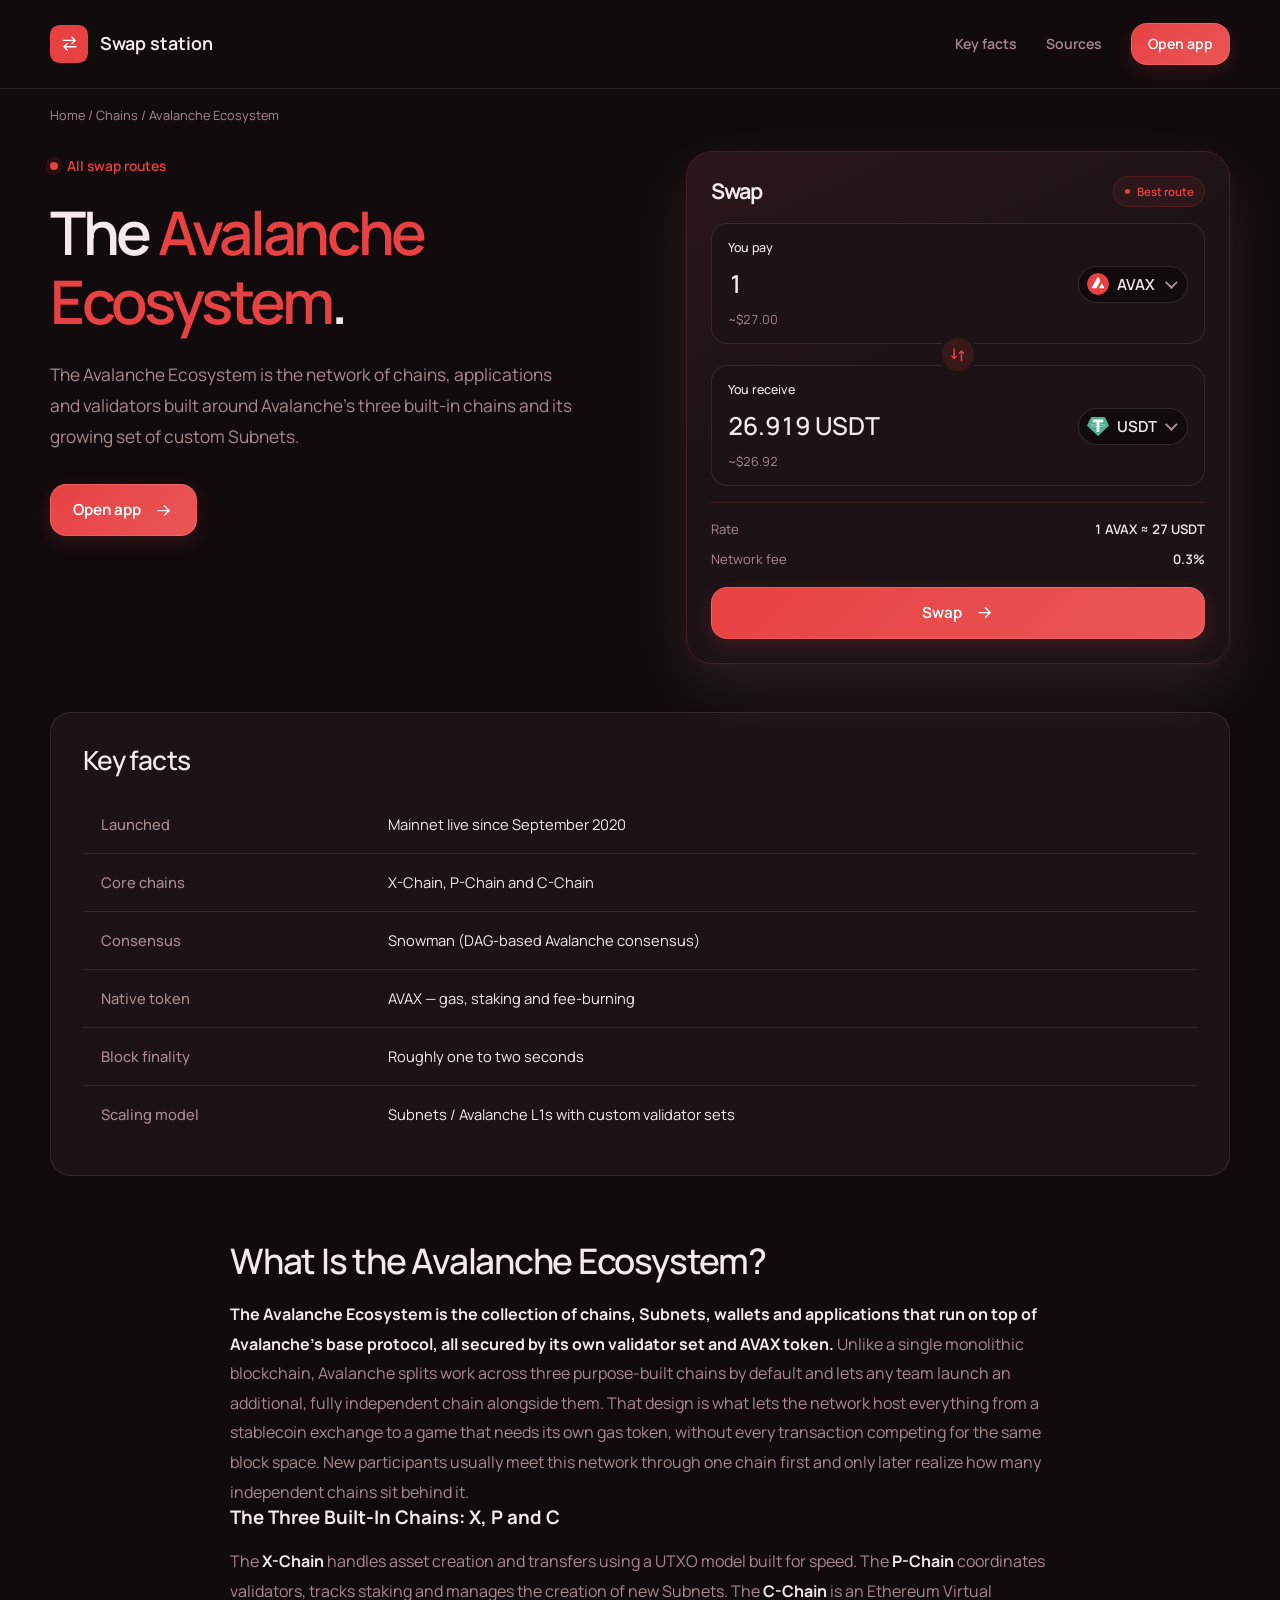
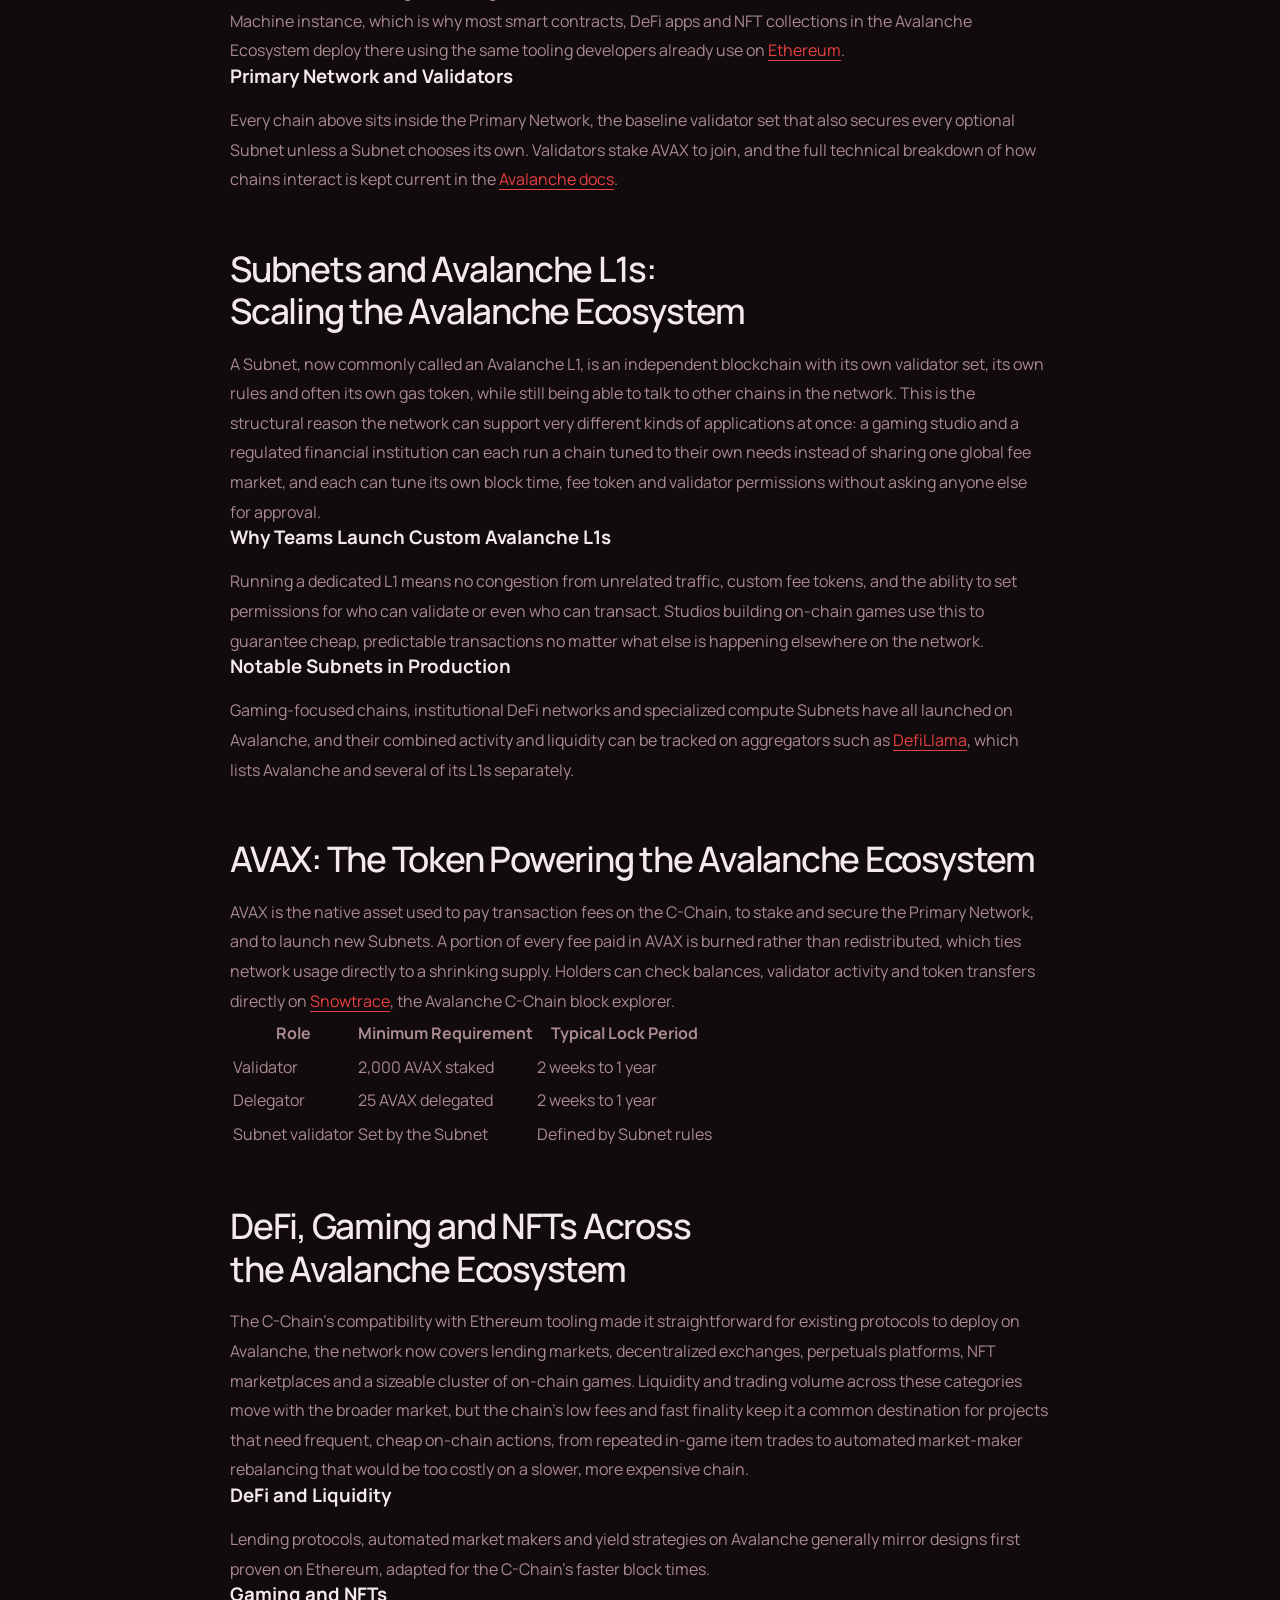
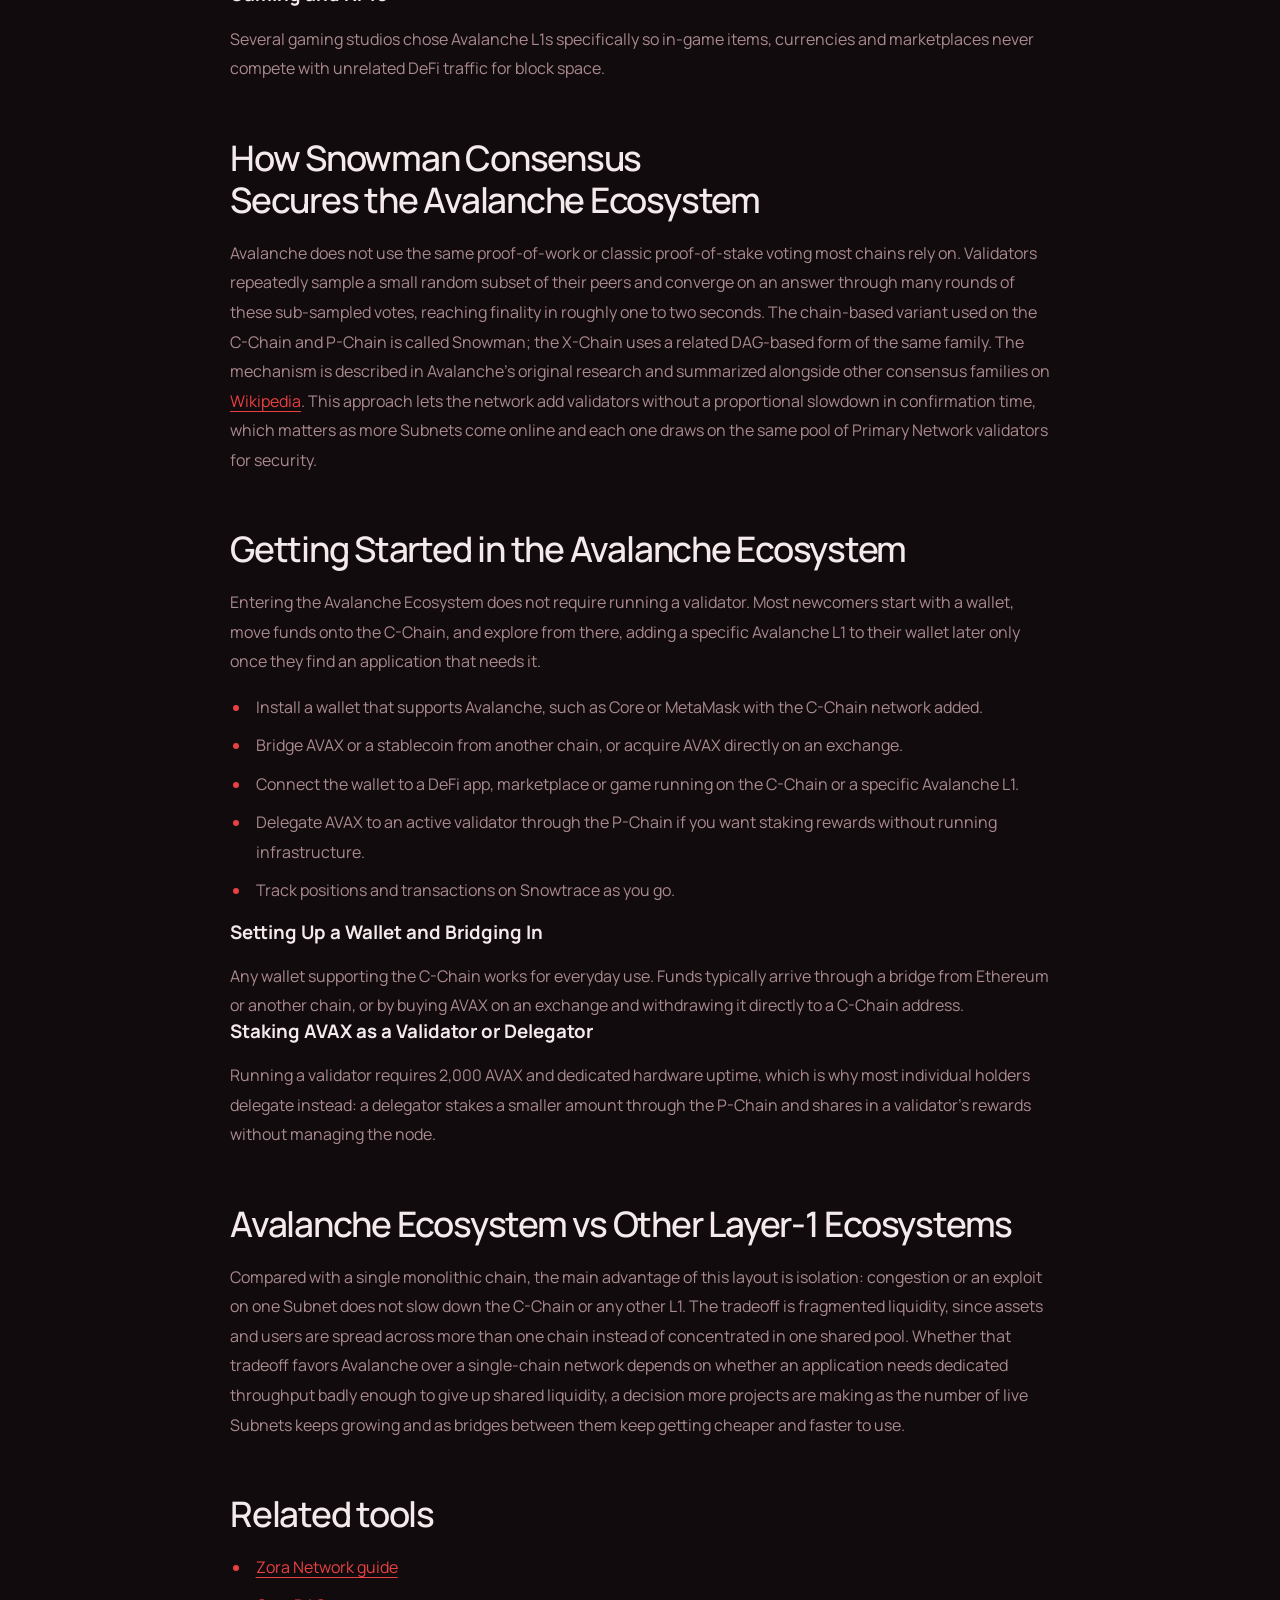
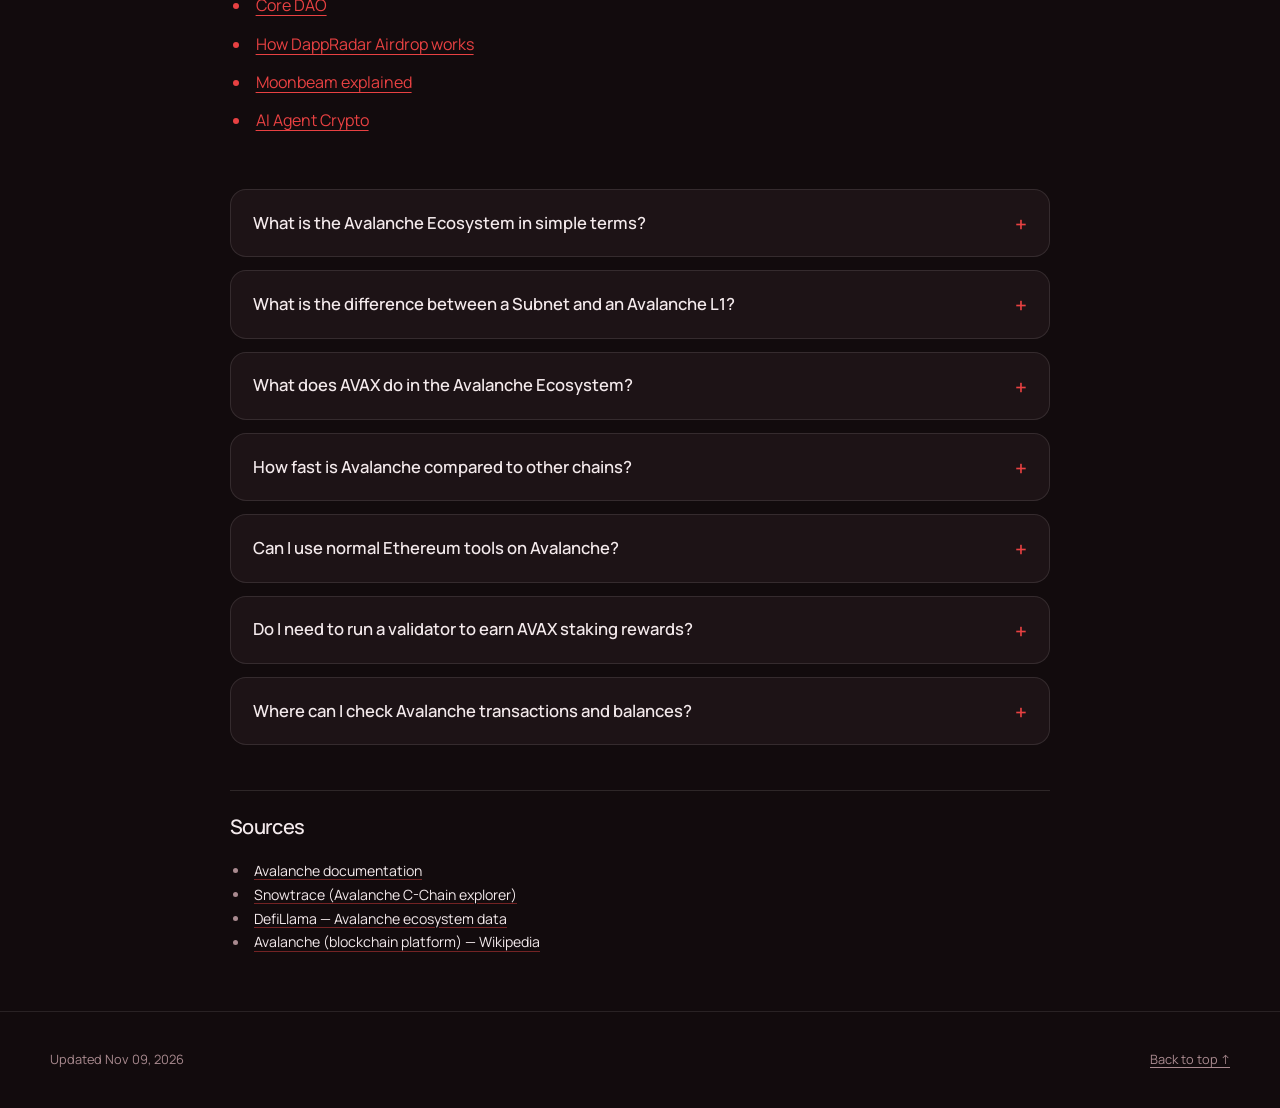
<file: index.html>
<!doctype html>
<html lang="en">
<head>
  <meta charset="utf-8">
  <meta name="viewport" content="width=device-width, initial-scale=1">
  <title>Avalanche Ecosystem — Chains, Subnets, AVAX & Projects Guide</title>
  <meta name="description" content="A guide to the Avalanche Ecosystem: the X-Chain, P-Chain and C-Chain, Subnets and Avalanche L1s, the AVAX token, Snowman consensus, and the major DeFi, gaming and NFT projects built on the network.">
  <link rel="canonical" href="https://avalanche-ecosystem.github.io/">
  <meta property="og:type" content="website">
  <meta property="og:title" content="Avalanche Ecosystem Explained">
  <meta property="og:description" content="A guide to the Avalanche Ecosystem: the X-Chain, P-Chain and C-Chain, Subnets and Avalanche L1s, the AVAX token, Snowman consensus, and the major DeFi, gaming and NFT projects built on the network.">
  <meta property="og:url" content="https://avalanche-ecosystem.github.io/">
  <meta property="og:image" content="https://avalanche-ecosystem.github.io/og.png">
  <meta name="twitter:card" content="summary_large_image">
  <meta name="twitter:title" content="Avalanche Ecosystem Explained">
  <meta name="twitter:description" content="A guide to the Avalanche Ecosystem: the X-Chain, P-Chain and C-Chain, Subnets and Avalanche L1s, the AVAX token, Snowman consensus, and the major DeFi, gaming and NFT projects built on the network.">
  <meta name="twitter:image" content="https://avalanche-ecosystem.github.io/og.png">
<link rel="preconnect" href="https://fonts.googleapis.com"><link rel="preconnect" href="https://fonts.gstatic.com" crossorigin><link rel="stylesheet" href="https://fonts.googleapis.com/css2?family=Manrope:wght@400;500;600;700&family=Manrope:wght@500;600;700&display=swap">
<script type="application/ld+json">{"@context": "https://schema.org", "@graph": [{"@type": "WebSite", "@id": "https://avalanche-ecosystem.github.io/#website", "url": "https://avalanche-ecosystem.github.io/", "name": "Avalanche Ecosystem — Chains, Subnets, AVAX & Projects Guide"}, {"@type": "WebPage", "@id": "https://avalanche-ecosystem.github.io/#webpage", "url": "https://avalanche-ecosystem.github.io/", "name": "Avalanche Ecosystem — Chains, Subnets, AVAX & Projects Guide", "isPartOf": {"@id": "https://avalanche-ecosystem.github.io/#website"}, "description": "A guide to the Avalanche Ecosystem: the X-Chain, P-Chain and C-Chain, Subnets and Avalanche L1s, the AVAX token, Snowman consensus, and the major DeFi, gaming and NFT projects built on the network.", "datePublished": "2026-11-09", "dateModified": "2026-11-09"}, {"@type": "SoftwareApplication", "name": "Avalanche Ecosystem", "applicationCategory": "FinanceApplication", "operatingSystem": "Web", "offers": {"@type": "Offer", "price": "0", "priceCurrency": "USD"}}, {"@type": "BreadcrumbList", "itemListElement": [{"@type": "ListItem", "position": 1, "name": "Home", "item": "https://avalanche-ecosystem.github.io/"}, {"@type": "ListItem", "position": 2, "name": "Chains"}, {"@type": "ListItem", "position": 3, "name": "Avalanche Ecosystem"}]}, {"@type": "FAQPage", "mainEntity": [{"@type": "Question", "name": "What is the Avalanche Ecosystem in simple terms?", "acceptedAnswer": {"@type": "Answer", "text": "It is the full set of chains, Subnets, validators and applications running on Avalanche, built around the X-Chain, P-Chain and C-Chain plus any independent Avalanche L1 a team has launched."}}, {"@type": "Question", "name": "What is the difference between a Subnet and an Avalanche L1?", "acceptedAnswer": {"@type": "Answer", "text": "They refer to the same underlying feature. 'Avalanche L1' is the newer name for a Subnet: an independent chain with its own validator set and rules that can still interoperate with the rest of the network."}}, {"@type": "Question", "name": "What does AVAX do in the Avalanche Ecosystem?", "acceptedAnswer": {"@type": "Answer", "text": "AVAX pays transaction fees on the C-Chain, is staked to secure the Primary Network, and is required to launch new Subnets. A portion of every fee is burned, linking usage to supply."}}, {"@type": "Question", "name": "How fast is Avalanche compared to other chains?", "acceptedAnswer": {"@type": "Answer", "text": "Avalanche typically finalizes transactions in roughly one to two seconds thanks to its Snowman consensus, which reaches agreement through repeated random sub-sampling rather than a single global vote."}}, {"@type": "Question", "name": "Can I use normal Ethereum tools on Avalanche?", "acceptedAnswer": {"@type": "Answer", "text": "Yes. The C-Chain is an Ethereum Virtual Machine instance, so wallets, contract languages and developer tooling built for Ethereum work on Avalanche with little to no modification."}}, {"@type": "Question", "name": "Do I need to run a validator to earn AVAX staking rewards?", "acceptedAnswer": {"@type": "Answer", "text": "No. Delegating AVAX to an existing validator through the P-Chain earns a share of staking rewards without the hardware or uptime requirements of running a validator node."}}, {"@type": "Question", "name": "Where can I check Avalanche transactions and balances?", "acceptedAnswer": {"@type": "Answer", "text": "Snowtrace is the standard C-Chain block explorer for checking balances, contract activity and transaction history on Avalanche."}}]}]}</script>
  <style>
    :root{--bg:#120B0D;--surface:#1D1316;--text:#F4EAEC;--muted:#A98A8F;--accent:#E84142;--accent-ink:#FFFFFF;--radius:16px;--display:"Manrope";--body:"Manrope"}
    * { box-sizing: border-box; }
    html { scroll-behavior: smooth; scroll-padding-top: 2rem; }
    body { margin: 0; background: var(--bg); color: var(--text); font: 400 1rem/1.7 var(--body); -webkit-font-smoothing: antialiased; }
    a { color: var(--accent); text-underline-offset: .22em; }
    a:hover { text-decoration-thickness: .12em; }
    :focus-visible { outline: 3px solid var(--accent); outline-offset: 5px; }
    ::selection { background: var(--accent); color: var(--accent-ink); }
    h1, h2, h3, h4, h5, h6 { font-family: var(--display); line-height: 1.15; text-wrap: balance; }
    p, h1, h2, h3 { margin-top: 0; }
    img, svg { max-width: 100%; vertical-align: middle; }
    .caa2b27 { width: min(1180px, calc(100% - 3rem)); margin-inline: auto; }
    .cd79594 { position: absolute; z-index: 5; top: .5rem; left: 1rem; padding: .7rem 1rem; background: var(--surface); transform: translateY(-180%); border-radius: var(--radius); }
    .cd79594:focus { transform: translateY(0); }
    .ca37a30 { border-bottom: 1px solid color-mix(in srgb,var(--text) 10%,transparent); }
    .c6aa637 { min-height: 88px; display: flex; align-items: center; justify-content: space-between; gap: 1.5rem; }
    .c21acb1 { display: inline-flex; align-items: center; gap: .7rem; color: var(--text); font: 650 1.12rem/1.2 var(--display); text-decoration: none; }
    .c94c1e5 { display: grid; place-items: center; width: 2.4rem; height: 2.4rem; border-radius: calc(var(--radius) * .6); background: var(--accent); color: var(--accent-ink); }
    .ccd52a6 { width: 1.2rem; height: 1.2rem; fill: none; stroke: var(--accent-ink); stroke-width: 1.7; stroke-linecap: round; stroke-linejoin: round; flex: 0 0 auto; }
    .c48f6cd { display: flex; align-items: center; gap: 1.8rem; }
    .c48f6cd > a { font-size: .88rem; font-weight: 600; text-decoration: none; }
    .c48f6cd > a:not(.cdf3706) { color: var(--muted); }
    .cdf3706 { display: inline-flex; align-items: center; justify-content: center; gap: .8rem; min-height: 52px; padding: .85rem 1.4rem; border: 1px solid color-mix(in srgb,var(--accent-ink) 12%,transparent); border-radius: var(--radius); background: linear-gradient(135deg,var(--accent),color-mix(in srgb,var(--accent) 88%,var(--text))); color: var(--accent-ink); font: 650 .95rem/1.3 var(--body); text-decoration: none; box-shadow: 0 6px 18px color-mix(in srgb,var(--accent) 17%,transparent); transition: transform .18s ease, box-shadow .18s ease; }
    .cdf3706:hover { transform: translateY(-2px); box-shadow: 0 9px 24px color-mix(in srgb,var(--accent) 25%,transparent); }
    .c6aa637 .cdf3706 { min-height: 42px; padding: .65rem 1rem; }
    .c0d7ffb { padding-block: 1rem 0; color: var(--muted); font-size: .8rem; overflow-wrap: anywhere; }
    .c9855a1 { color: var(--muted); }
    .c9855a1 a, a.c9855a1 { color: var(--muted); text-decoration: none; }
    .c9855a1 a:hover, a.c9855a1:hover { color: var(--accent); text-decoration: underline; }
    .c9855a1 ol, .c9855a1 ul { display: flex; flex-wrap: wrap; gap: .5rem 1rem; padding: 0; margin: 0; list-style: none; }
    .ccae28e { display: grid; grid-template-columns: minmax(0,1.05fr) minmax(0,1fr); gap: clamp(2rem,5vw,4.5rem); align-items: start; padding-block: 1.5rem 3rem; }
    .ccfe467 { display: inline-flex; align-items: center; gap: .55rem; margin-bottom: 1.3rem; color: var(--accent); font-size: .86rem; font-weight: 600; }
    .ccfe467::before { content: ""; width: .5rem; height: .5rem; border-radius: 50%; background: var(--accent); box-shadow: 0 0 0 5px color-mix(in srgb,var(--accent) 9%,transparent); }
    h1 { margin-bottom: 1.4rem; font-size: clamp(2.5rem,4.7vw,4.35rem); font-weight: 600; letter-spacing: -.055em; overflow-wrap: anywhere; }
    h1 em { color: var(--accent); font-style: normal; }
    .c9255be { max-width: 48ch; margin-bottom: 2rem; color: var(--muted); font-size: 1.08rem; line-height: 1.8; }
    .c95c1df { position: relative; min-width: 0; padding: clamp(1.1rem,2.4vw,1.5rem); border: 1px solid color-mix(in srgb,var(--accent) 20%,var(--surface)); border-radius: calc(var(--radius) * 1.6); background: linear-gradient(155deg,color-mix(in srgb,var(--accent) 7%,var(--surface)),var(--surface) 40%); box-shadow: 0 24px 64px color-mix(in srgb,var(--text) 9%,transparent),0 4px 12px color-mix(in srgb,var(--accent) 6%,transparent); }
    .c04593f { display: flex; flex-wrap: wrap; align-items: center; justify-content: space-between; gap: .7rem; margin-bottom: 1rem; }
    .c04593f h2 { margin: 0; font-size: 1.35rem; letter-spacing: -.035em; }
    .cf81edf { display: inline-flex; align-items: center; gap: .4rem; padding: .3rem .65rem; border: 1px solid color-mix(in srgb,var(--accent) 16%,transparent); border-radius: 999px; background: color-mix(in srgb,var(--accent) 8%,var(--surface)); color: var(--accent); font-size: .72rem; font-weight: 600; }
    .cf81edf::before { content: ""; width: .35rem; height: .35rem; border-radius: 50%; background: var(--accent); }
    .route { display: grid; grid-template-columns: minmax(0,1fr) auto minmax(0,1fr); align-items: center; gap: .8rem; padding: .8rem; margin-bottom: 1rem; border: 1px solid color-mix(in srgb,var(--text) 9%,transparent); border-radius: var(--radius); background: var(--surface); }
    .endpoint { min-width: 0; display: flex; flex-direction: column; align-items: flex-start; gap: .45rem; }
    .endpoint:last-child { align-items: flex-end; }
    .endpoint-label, .c3ee73c { color: var(--muted); font-size: .78rem; font-weight: 500; }
    .logo { display: flex; align-items: center; min-height: 36px; max-width: 100%; overflow-wrap: anywhere; font: 600 1rem/1.3 var(--display); }
    .logo img, .logo svg { max-height: 36px; width: auto; max-width: 100%; object-fit: contain; }
    .route-arrow { display: grid; place-items: center; width: 2.25rem; height: 2.25rem; border-radius: 50%; background: color-mix(in srgb,var(--accent) 9%,var(--surface)); }
    .route-arrow .ccd52a6 { stroke: var(--accent); }
    .c3ee73c { display: block; margin-bottom: .5rem; color: var(--text); }
    .amount-field { display: flex; align-items: center; gap: .75rem; padding: .8rem 1rem; border: 1px solid color-mix(in srgb,var(--text) 18%,transparent); border-radius: var(--radius); background: var(--bg); transition: border-color .18s ease; }
    .amount-field:focus-within { border-color: var(--accent); box-shadow: 0 0 0 3px color-mix(in srgb,var(--accent) 12%,transparent); }
    .amount-field input { width: 100%; min-width: 0; padding: .2rem 0; border: 0; background: var(--bg); color: var(--text); font: 550 1.6rem/1.2 var(--display); font-variant-numeric: tabular-nums; }
    .amount-field input:focus { outline: 0; }
    .unit { color: var(--muted); font-size: .8rem; }
    .c7b04cd { margin: .45rem 0 .85rem; color: var(--muted); font-size: .74rem; }
    .field-error { margin: .5rem 0; color: var(--text); font-size: .8rem; font-weight: 600; }
    [hidden] { display: none !important; }
    .estimate { padding: 1rem; border-radius: var(--radius); background: linear-gradient(120deg,color-mix(in srgb,var(--accent) 12%,var(--surface)),color-mix(in srgb,var(--accent) 4%,var(--surface))); }
    .estimate-label { margin-bottom: .25rem; color: var(--muted); font-size: .8rem; }
    .estimate-value { display: block; color: var(--text); font: 600 clamp(1.7rem,3vw,2.5rem)/1.3 var(--display); letter-spacing: -.04em; font-variant-numeric: tabular-nums; overflow-wrap: anywhere; }
    .estimate-value small { color: var(--muted); font: 400 .8rem/1.4 var(--body); letter-spacing: 0; }
    .estimate dl { display: grid; gap: .5rem; margin: .8rem 0 0; padding-top: .8rem; border-top: 1px solid color-mix(in srgb,var(--accent) 15%,transparent); font-size: .8rem; }
    .estimate dl div { display: flex; flex-wrap: wrap; justify-content: space-between; gap: .25rem 1rem; }
    .estimate dt { color: var(--muted); }
    .estimate dd { margin: 0; font-weight: 600; font-variant-numeric: tabular-nums; }
    .method { margin-block: .7rem; color: var(--muted); font-size: .75rem; }
    .method summary { width: fit-content; color: var(--text); cursor: pointer; }
    .method p { margin: .65rem 0 0; }
    .c95c1df > .cdf3706 { width: 100%; }
    .c3fd5cf { padding: .8rem 1rem; border: 1px solid color-mix(in srgb,var(--text) 10%,transparent); border-radius: var(--radius); background: var(--surface); }
    .c2917c2 { margin-bottom: .45rem; }
    .ce2d30e { display: flex; align-items: center; gap: .75rem; }
    .cb42997 { flex: 1; min-width: 0; padding: 0; border: 0; background: transparent; color: var(--text); font: 550 1.55rem/1.2 var(--display); font-variant-numeric: tabular-nums; overflow-wrap: anywhere; }
    .cb42997:focus { outline: 0; }
    .c2e32e1 { position: relative; display: inline-flex; align-items: center; gap: .5rem; flex: none; padding: .4rem 1.5rem .4rem .5rem; border: 1px solid color-mix(in srgb,var(--text) 13%,transparent); border-radius: 999px; background: var(--bg); }
    .cf76ab6 { width: 22px; height: 22px; border-radius: 50%; object-fit: contain; flex: none; }
    .c35a388 { border: 0; background: transparent; color: var(--text); font: 600 .95rem/1 var(--body); cursor: pointer; appearance: none; -webkit-appearance: none; }
    .c35a388:focus { outline: 0; }
    .c2e32e1::after { content: ""; position: absolute; right: .7rem; width: .42rem; height: .42rem; border-right: 2px solid var(--muted); border-bottom: 2px solid var(--muted); transform: translateY(-2px) rotate(45deg); pointer-events: none; }
    .c8e7c63 { margin-top: .4rem; color: var(--muted); font-size: .78rem; font-variant-numeric: tabular-nums; }
    .cc9c95f { position: relative; z-index: 1; display: grid; place-items: center; width: 2.4rem; height: 2.4rem; margin: -.55rem auto; padding: 0; border: 3px solid var(--surface); border-radius: 50%; background: color-mix(in srgb,var(--accent) 13%,var(--surface)); color: var(--accent); cursor: pointer; transition: transform .2s ease, background .2s ease; }
    .cc9c95f svg { width: 1.1rem; height: 1.1rem; fill: none; stroke: currentColor; stroke-width: 2; stroke-linecap: round; stroke-linejoin: round; }
    .cc9c95f:hover { transform: rotate(180deg); background: color-mix(in srgb,var(--accent) 20%,var(--surface)); }
    .c7afc12 { display: grid; gap: .5rem; margin: 1rem 0 0; padding-top: .9rem; border-top: 1px solid color-mix(in srgb,var(--accent) 15%,transparent); font-size: .82rem; }
    .c7afc12 div { display: flex; flex-wrap: wrap; justify-content: space-between; gap: .2rem 1rem; }
    .c7afc12 dt { color: var(--muted); }
    .c7afc12 dd { margin: 0; font-weight: 600; font-variant-numeric: tabular-nums; }
    .ca855b0 > .cdf3706 { width: 100%; margin-top: 1.05rem; }
    .cf8174a { padding: 2rem; border: 1px solid color-mix(in srgb,var(--text) 10%,transparent); border-radius: calc(var(--radius) * 1.3); background: var(--surface); }
    .c1b87a2 { margin-bottom: 1.3rem; font-size: 1.65rem; font-weight: 550; letter-spacing: -.035em; }
    .c2fedd9 { max-width: 100%; overflow-x: auto; }
    .cf9f2a6 { width: 100%; border-collapse: collapse; text-align: left; font-size: .92rem; }
    .cf9f2a6 caption { padding-bottom: 1rem; text-align: left; color: var(--muted); }
    .cf9f2a6 th, .cf9f2a6 td { padding: 1rem 1.1rem; border-bottom: 1px solid color-mix(in srgb,var(--text) 9%,transparent); vertical-align: top; overflow-wrap: anywhere; }
    .cf9f2a6 th { color: var(--muted); font-weight: 500; }
    .cf9f2a6 thead { background: color-mix(in srgb,var(--accent) 5%,var(--surface)); }
    .cf9f2a6 tbody tr:last-child > * { border-bottom: 0; }
    .c41371e { max-width: 820px; padding-block: 4rem 2rem; }
    .c6ebb18 { margin-bottom: 3.3rem; }
    .cb12d35 { margin: 0 0 1.1rem; font: 550 clamp(1.6rem,3vw,2.2rem)/1.2 var(--display); letter-spacing: -.035em; }
    .c371013 { color: var(--muted); line-height: 1.85; overflow-wrap: anywhere; }
    .c371013 p { margin-bottom: 1.2rem; }
    .c371013 strong, .c371013 h3, .c371013 h4 { color: var(--text); }
    .c371013 ul, .c371013 ol { padding-left: 1.3rem; }
    .c371013 li { padding-left: .3rem; margin-block: .55rem; }
    .c371013 li::marker { color: var(--accent); }
    .c371013 blockquote { margin: 1.5rem 0; padding: 1rem 1.4rem; border-left: 3px solid var(--accent); border-radius: 0 var(--radius) var(--radius) 0; background: var(--surface); color: var(--text); }
    .c371013 img { height: auto; border-radius: var(--radius); }
    .c371013 pre { overflow-x: auto; padding: 1rem; border-radius: var(--radius); background: var(--surface); }
    .c371013 code, .c371013 pre { font-family: var(--body); }
    .c98e1a6 { margin-block: .8rem; border: 1px solid color-mix(in srgb,var(--text) 11%,transparent); border-radius: var(--radius); background: var(--surface); overflow: hidden; }
    .c730b55 { position: relative; padding: 1.3rem 3.5rem 1.3rem 1.4rem; list-style: none; cursor: pointer; color: var(--text); font: 550 1.04rem/1.5 var(--display); }
    .c730b55::-webkit-details-marker { display: none; }
    .c730b55::after { content: "+"; position: absolute; right: 1.4rem; top: 1.2rem; color: var(--accent); font-size: 1.3rem; }
    details[open] > .c730b55::after { content: "−"; }
    .c98e1a6[open] { border-color: color-mix(in srgb,var(--accent) 35%,var(--surface)); }
    .c730b55:focus-visible { outline-offset: -5px; }
    .c59cecd { padding: 0 1.4rem 1.4rem; color: var(--muted); overflow-wrap: anywhere; }
    .c59cecd > :last-child { margin-bottom: 0; }
    .c8538e0 { max-width: 820px; padding-block: 1.5rem 3.5rem; border-top: 1px solid color-mix(in srgb,var(--text) 12%,transparent); }
    .c8538e0 .c1b87a2 { font-size: 1.25rem; }
    .ca0884f { margin: 0; padding-left: 1.25rem; color: var(--muted); font-size: .88rem; }
    .cb8106c { padding-block: .4rem; padding-left: .25rem; overflow-wrap: anywhere; }
    .cb8106c a, a.cb8106c { color: var(--text); text-decoration-color: color-mix(in srgb,var(--accent) 45%,transparent); }
    .cb8106c a:hover, a.cb8106c:hover { color: var(--accent); }
    .ce96f67 { border-top: 1px solid color-mix(in srgb,var(--text) 10%,transparent); }
    .c9b0d54 { display: flex; align-items: center; justify-content: space-between; flex-wrap: wrap; gap: 1rem; min-height: 96px; padding-block: 1.5rem; color: var(--muted); font-size: .8rem; }
    .c9b0d54 p { margin: 0; }
    .c9b0d54 a { color: var(--muted); }
    @media (max-width: 850px) { .ccae28e { grid-template-columns: minmax(0,1fr); gap: 2.5rem; padding-block: 2.5rem 3.5rem; } .c81383e { max-width: 650px; } .c95c1df { width: 100%; max-width: 600px; justify-self: center; } h1 { font-size: clamp(2.5rem,7vw,4rem); } .c9255be { max-width: 60ch; } }
    @media (max-width: 540px) { .caa2b27 { width: calc(100% - 2rem); } .c6aa637 { min-height: 76px; gap: .7rem; } .c21acb1 { font-size: .95rem; gap: .45rem; } .c94c1e5 { width: 2rem; height: 2rem; } .c48f6cd { gap: .6rem; } .c48f6cd > a:not(.cdf3706) { display: none; } .c6aa637 .cdf3706 { padding-inline: .85rem; font-size: .8rem; } .cf8174a { padding: 1.25rem; } .cf9f2a6 th, .cf9f2a6 td { padding: .8rem .55rem; } .c81383e > .cdf3706 { width: 100%; } .c41371e { padding-top: 2.8rem; } .c9b0d54 { align-items: flex-start; flex-direction: column; } }
    @media (prefers-reduced-motion: reduce) { html { scroll-behavior: auto; } .cdf3706, .amount-field { transition: none; } .cdf3706:hover { transform: none; } }
  </style>
</head>
<body>
  <a class="cd79594" href="#content">Skip to content</a>
  <header class="ca37a30">
    <nav class="c6aa637 caa2b27" aria-label="Primary navigation">
      <a class="c21acb1" href="#top" aria-label="Swap station, top of page">
        <span class="c94c1e5" aria-hidden="true"><svg class="ccd52a6" viewBox="0 0 24 24"><path d="M4 8h15m-4-4 4 4-4 4M20 16H5m4-4-4 4 4 4"/></svg></span>
        Swap station
      </a>
      <div class="c48f6cd">
        <a href="#facts">Key facts</a>
        <a href="#sources">Sources</a>
        <a class="cdf3706" href="dashboard/">Open app</a>
      </div>
    </nav>
  </header>
  <div class="caa2b27" id="top">
    <div class="c0d7ffb"><nav class="c9855a1" aria-label="Breadcrumb"><a href="dashboard/">Home</a> <span>/</span> <span>Chains</span> <span>/</span> <span>Avalanche Ecosystem</span></nav></div>
    <section class="ccae28e" aria-labelledby="hero-title">
      <div class="c81383e">
        <p class="ccfe467">All swap routes</p>
        <h1 id="hero-title">The <em>Avalanche Ecosystem</em>.</h1>
        <p class="c9255be">The Avalanche Ecosystem is the network of chains, applications and validators built around Avalanche's three built-in chains and its growing set of custom Subnets.</p>
        <a class="cdf3706" href="dashboard/">Open app <svg class="ccd52a6" viewBox="0 0 24 24" aria-hidden="true"><path d="M5 12h14m-6-6 6 6-6 6"/></svg></a>
      </div>
      <aside class="c95c1df ca855b0" data-from="AVAX" aria-labelledby="widget-title">
        <div class="c04593f">
          <h2 id="widget-title">Swap</h2>
          <span class="cf81edf">Best route</span>
        </div>
        <div class="c3fd5cf">
          <div class="c2917c2"><span class="c3ee73c">You pay</span></div>
          <div class="ce2d30e">
            <input id="pay-amount" class="cb42997" type="number" inputmode="decimal" min="0" max="1000000000" step="any" value="1" aria-label="Amount you pay">
            <span class="c2e32e1">
              <img class="cf76ab6" id="pay-ico" width="22" height="22" alt="" src="assets/tokens/eth.svg">
              <select id="pay-token" class="c35a388" aria-label="Token you pay"></select>
            </span>
          </div>
          <div class="c8e7c63" id="pay-usd">—</div>
        </div>
        <button type="button" class="cc9c95f" id="swap-switch" aria-label="Switch the two tokens">
          <svg viewBox="0 0 24 24" aria-hidden="true"><path d="M7 4v13m0 0-3-3m3 3 3-3M17 20V7m0 0-3 3m3-3 3 3"/></svg>
        </button>
        <div class="c3fd5cf">
          <div class="c2917c2"><span class="c3ee73c">You receive</span></div>
          <div class="ce2d30e">
            <output id="get-amount" class="cb42997" for="pay-amount">—</output>
            <span class="c2e32e1">
              <img class="cf76ab6" id="get-ico" width="22" height="22" alt="" src="assets/tokens/usdt.svg">
              <select id="get-token" class="c35a388" aria-label="Token you receive"></select>
            </span>
          </div>
          <div class="c8e7c63" id="get-usd">—</div>
        </div>
        <dl class="c7afc12">
          <div><dt>Rate</dt><dd id="swap-rate">—</dd></div>
          <div><dt>Network fee</dt><dd id="swap-fee">0.3%</dd></div>
        </dl>
        <noscript><p class="c7b04cd">Enable JavaScript to estimate the swap.</p></noscript>
        <a class="cdf3706" href="dashboard/">Swap <svg class="ccd52a6" viewBox="0 0 24 24" aria-hidden="true"><path d="M5 12h14m-6-6 6 6-6 6"/></svg></a>
      </aside>
    </section>
    <section class="cf8174a" id="facts" aria-labelledby="facts-title">
      <h2 class="c1b87a2" id="facts-title">Key facts</h2>
      <div class="c2fedd9"><table class="cf9f2a6"><tbody><tr><th scope="row">Launched</th><td>Mainnet live since September 2020</td></tr>
<tr><th scope="row">Core chains</th><td>X-Chain, P-Chain and C-Chain</td></tr>
<tr><th scope="row">Consensus</th><td>Snowman (DAG-based Avalanche consensus)</td></tr>
<tr><th scope="row">Native token</th><td>AVAX — gas, staking and fee-burning</td></tr>
<tr><th scope="row">Block finality</th><td>Roughly one to two seconds</td></tr>
<tr><th scope="row">Scaling model</th><td>Subnets / Avalanche L1s with custom validator sets</td></tr></tbody></table></div>
    </section>
  </div>
  <main class="c41371e caa2b27" id="content">
    <section class="c6ebb18"><h2 class="cb12d35">What Is the Avalanche Ecosystem?</h2><div class="c371013"><strong>The Avalanche Ecosystem is the collection of chains, Subnets, wallets and applications that run on top of Avalanche's base protocol, all secured by its own validator set and AVAX token.</strong> Unlike a single monolithic blockchain, Avalanche splits work across three purpose-built chains by default and lets any team launch an additional, fully independent chain alongside them. That design is what lets the network host everything from a stablecoin exchange to a game that needs its own gas token, without every transaction competing for the same block space. New participants usually meet this network through one chain first and only later realize how many independent chains sit behind it.<h3>The Three Built-In Chains: X, P and C</h3>The <strong>X-Chain</strong> handles asset creation and transfers using a UTXO model built for speed. The <strong>P-Chain</strong> coordinates validators, tracks staking and manages the creation of new Subnets. The <strong>C-Chain</strong> is an Ethereum Virtual Machine instance, which is why most smart contracts, DeFi apps and NFT collections in the Avalanche Ecosystem deploy there using the same tooling developers already use on <a href="https://ethereum.org/" rel="nofollow noopener" target="_blank">Ethereum</a>.<h3>Primary Network and Validators</h3>Every chain above sits inside the Primary Network, the baseline validator set that also secures every optional Subnet unless a Subnet chooses its own. Validators stake AVAX to join, and the full technical breakdown of how chains interact is kept current in the <a href="https://docs.avax.network/" rel="nofollow noopener" target="_blank">Avalanche docs</a>.</div></section>
<section class="c6ebb18"><h2 class="cb12d35">Subnets and Avalanche L1s: Scaling the Avalanche Ecosystem</h2><div class="c371013">A Subnet, now commonly called an Avalanche L1, is an independent blockchain with its own validator set, its own rules and often its own gas token, while still being able to talk to other chains in the network. This is the structural reason the network can support very different kinds of applications at once: a gaming studio and a regulated financial institution can each run a chain tuned to their own needs instead of sharing one global fee market, and each can tune its own block time, fee token and validator permissions without asking anyone else for approval.<h3>Why Teams Launch Custom Avalanche L1s</h3>Running a dedicated L1 means no congestion from unrelated traffic, custom fee tokens, and the ability to set permissions for who can validate or even who can transact. Studios building on-chain games use this to guarantee cheap, predictable transactions no matter what else is happening elsewhere on the network.<h3>Notable Subnets in Production</h3>Gaming-focused chains, institutional DeFi networks and specialized compute Subnets have all launched on Avalanche, and their combined activity and liquidity can be tracked on aggregators such as <a href="https://defillama.com/" rel="nofollow noopener" target="_blank">DefiLlama</a>, which lists Avalanche and several of its L1s separately.</div></section>
<section class="c6ebb18"><h2 class="cb12d35">AVAX: The Token Powering the Avalanche Ecosystem</h2><div class="c371013">AVAX is the native asset used to pay transaction fees on the C-Chain, to stake and secure the Primary Network, and to launch new Subnets. A portion of every fee paid in AVAX is burned rather than redistributed, which ties network usage directly to a shrinking supply. Holders can check balances, validator activity and token transfers directly on <a href="https://snowtrace.io/" rel="nofollow noopener" target="_blank">Snowtrace</a>, the Avalanche C-Chain block explorer.<table><thead><tr><th>Role</th><th>Minimum Requirement</th><th>Typical Lock Period</th></tr></thead><tbody><tr><td>Validator</td><td>2,000 AVAX staked</td><td>2 weeks to 1 year</td></tr><tr><td>Delegator</td><td>25 AVAX delegated</td><td>2 weeks to 1 year</td></tr><tr><td>Subnet validator</td><td>Set by the Subnet</td><td>Defined by Subnet rules</td></tr></tbody></table></div></section>
<section class="c6ebb18"><h2 class="cb12d35">DeFi, Gaming and NFTs Across the Avalanche Ecosystem</h2><div class="c371013">The C-Chain's compatibility with Ethereum tooling made it straightforward for existing protocols to deploy on Avalanche, the network now covers lending markets, decentralized exchanges, perpetuals platforms, NFT marketplaces and a sizeable cluster of on-chain games. Liquidity and trading volume across these categories move with the broader market, but the chain's low fees and fast finality keep it a common destination for projects that need frequent, cheap on-chain actions, from repeated in-game item trades to automated market-maker rebalancing that would be too costly on a slower, more expensive chain.<h3>DeFi and Liquidity</h3>Lending protocols, automated market makers and yield strategies on Avalanche generally mirror designs first proven on Ethereum, adapted for the C-Chain's faster block times.<h3>Gaming and NFTs</h3>Several gaming studios chose Avalanche L1s specifically so in-game items, currencies and marketplaces never compete with unrelated DeFi traffic for block space.</div></section>
<section class="c6ebb18"><h2 class="cb12d35">How Snowman Consensus Secures the Avalanche Ecosystem</h2><div class="c371013">Avalanche does not use the same proof-of-work or classic proof-of-stake voting most chains rely on. Validators repeatedly sample a small random subset of their peers and converge on an answer through many rounds of these sub-sampled votes, reaching finality in roughly one to two seconds. The chain-based variant used on the C-Chain and P-Chain is called Snowman; the X-Chain uses a related DAG-based form of the same family. The mechanism is described in Avalanche's original research and summarized alongside other consensus families on <a href="https://en.wikipedia.org/wiki/Avalanche_(blockchain_platform)" rel="nofollow noopener" target="_blank">Wikipedia</a>. This approach lets the network add validators without a proportional slowdown in confirmation time, which matters as more Subnets come online and each one draws on the same pool of Primary Network validators for security.</div></section>
<section class="c6ebb18"><h2 class="cb12d35">Getting Started in the Avalanche Ecosystem</h2><div class="c371013">Entering the Avalanche Ecosystem does not require running a validator. Most newcomers start with a wallet, move funds onto the C-Chain, and explore from there, adding a specific Avalanche L1 to their wallet later only once they find an application that needs it.<ul><li>Install a wallet that supports Avalanche, such as Core or MetaMask with the C-Chain network added.</li><li>Bridge AVAX or a stablecoin from another chain, or acquire AVAX directly on an exchange.</li><li>Connect the wallet to a DeFi app, marketplace or game running on the C-Chain or a specific Avalanche L1.</li><li>Delegate AVAX to an active validator through the P-Chain if you want staking rewards without running infrastructure.</li><li>Track positions and transactions on Snowtrace as you go.</li></ul><h3>Setting Up a Wallet and Bridging In</h3>Any wallet supporting the C-Chain works for everyday use. Funds typically arrive through a bridge from Ethereum or another chain, or by buying AVAX on an exchange and withdrawing it directly to a C-Chain address.<h3>Staking AVAX as a Validator or Delegator</h3>Running a validator requires 2,000 AVAX and dedicated hardware uptime, which is why most individual holders delegate instead: a delegator stakes a smaller amount through the P-Chain and shares in a validator's rewards without managing the node.</div></section>
<section class="c6ebb18"><h2 class="cb12d35">Avalanche Ecosystem vs Other Layer-1 Ecosystems</h2><div class="c371013">Compared with a single monolithic chain, the main advantage of this layout is isolation: congestion or an exploit on one Subnet does not slow down the C-Chain or any other L1. The tradeoff is fragmented liquidity, since assets and users are spread across more than one chain instead of concentrated in one shared pool. Whether that tradeoff favors Avalanche over a single-chain network depends on whether an application needs dedicated throughput badly enough to give up shared liquidity, a decision more projects are making as the number of live Subnets keeps growing and as bridges between them keep getting cheaper and faster to use.</div></section><section class="c6ebb18 c3d47b7" id="related"><h2 class="cb12d35">Related tools</h2><div class="c371013"><ul><li><a href="https://zora-network.github.io/">Zora Network guide</a></li><li><a href="https://core-dao-chain.github.io/">Core DAO</a></li><li><a href="https://dappradar-airdrop.github.io/">How DappRadar Airdrop works</a></li><li><a href="https://moonbeam-chain.github.io/">Moonbeam explained</a></li><li><a href="https://ai-agent-crypto.github.io/">AI Agent Crypto</a></li></ul></div></section>
    <details class="c98e1a6"><summary class="c730b55">What is the Avalanche Ecosystem in simple terms?</summary><div class="c59cecd">It is the full set of chains, Subnets, validators and applications running on Avalanche, built around the X-Chain, P-Chain and C-Chain plus any independent Avalanche L1 a team has launched.</div></details>
<details class="c98e1a6"><summary class="c730b55">What is the difference between a Subnet and an Avalanche L1?</summary><div class="c59cecd">They refer to the same underlying feature. 'Avalanche L1' is the newer name for a Subnet: an independent chain with its own validator set and rules that can still interoperate with the rest of the network.</div></details>
<details class="c98e1a6"><summary class="c730b55">What does AVAX do in the Avalanche Ecosystem?</summary><div class="c59cecd">AVAX pays transaction fees on the C-Chain, is staked to secure the Primary Network, and is required to launch new Subnets. A portion of every fee is burned, linking usage to supply.</div></details>
<details class="c98e1a6"><summary class="c730b55">How fast is Avalanche compared to other chains?</summary><div class="c59cecd">Avalanche typically finalizes transactions in roughly one to two seconds thanks to its Snowman consensus, which reaches agreement through repeated random sub-sampling rather than a single global vote.</div></details>
<details class="c98e1a6"><summary class="c730b55">Can I use normal Ethereum tools on Avalanche?</summary><div class="c59cecd">Yes. The C-Chain is an Ethereum Virtual Machine instance, so wallets, contract languages and developer tooling built for Ethereum work on Avalanche with little to no modification.</div></details>
<details class="c98e1a6"><summary class="c730b55">Do I need to run a validator to earn AVAX staking rewards?</summary><div class="c59cecd">No. Delegating AVAX to an existing validator through the P-Chain earns a share of staking rewards without the hardware or uptime requirements of running a validator node.</div></details>
<details class="c98e1a6"><summary class="c730b55">Where can I check Avalanche transactions and balances?</summary><div class="c59cecd">Snowtrace is the standard C-Chain block explorer for checking balances, contract activity and transaction history on Avalanche.</div></details>
  </main>
  <section class="c8538e0 caa2b27" id="sources" aria-labelledby="sources-title">
    <h2 class="c1b87a2" id="sources-title">Sources</h2>
    <ul class="ca0884f"><li><a class="cb8106c" href="https://docs.avax.network/" rel="nofollow noopener" target="_blank">Avalanche documentation</a></li>
<li><a class="cb8106c" href="https://snowtrace.io/" rel="nofollow noopener" target="_blank">Snowtrace (Avalanche C-Chain explorer)</a></li>
<li><a class="cb8106c" href="https://defillama.com/" rel="nofollow noopener" target="_blank">DefiLlama — Avalanche ecosystem data</a></li>
<li><a class="cb8106c" href="https://en.wikipedia.org/wiki/Avalanche_(blockchain_platform)" rel="nofollow noopener" target="_blank">Avalanche (blockchain platform) — Wikipedia</a></li></ul>
  </section>
  <footer class="ce96f67">
    <div class="c9b0d54 caa2b27">
      <p>Updated Nov 09, 2026</p>
      <a href="#top">Back to top ↑</a>
    </div>
  </footer>
  <script>
    (() => {
      const TOKENS = [
        { s: 'ETH', f: 'eth', p: 2550 }, { s: 'BTC', f: 'btc', p: 62000 },
        { s: 'USDT', f: 'usdt', p: 1 }, { s: 'USDC', f: 'usdc', p: 1 },
        { s: 'BNB', f: 'bnb', p: 585 }, { s: 'SOL', f: 'sol', p: 145 },
        { s: 'ARB', f: 'arb', p: 0.62 }, { s: 'OP', f: 'optimism', p: 1.65 },
        { s: 'MATIC', f: 'polygon', p: 0.42 }, { s: 'AVAX', f: 'avalanche', p: 27 },
        { s: 'SUI', f: 'sui', p: 1.35 }, { s: 'LTC', f: 'ltc', p: 72 },
        { s: 'TRX', f: 'trx', p: 0.16 }, { s: 'XMR', f: 'xmr', p: 155 },
        { s: 'XRP', f: 'xrp', p: 0.52 }, { s: 'ZEC', f: 'zec', p: 32 }
      ];
      const FEE = 0.003;
      const $ = (id) => document.getElementById(id);
      const payAmt = $('pay-amount'), payTok = $('pay-token'), payUsd = $('pay-usd'), payIco = $('pay-ico');
      const getAmt = $('get-amount'), getTok = $('get-token'), getUsd = $('get-usd'), getIco = $('get-ico');
      const rateEl = $('swap-rate');
      const tok = (s) => TOKENS.find((t) => t.s === s);
      const num = (n) => new Intl.NumberFormat('en', { maximumFractionDigits: n >= 1 ? 4 : 6 }).format(n);
      const usd = (v) => '~$' + new Intl.NumberFormat('en', { minimumFractionDigits: 2, maximumFractionDigits: 2 }).format(v);
      TOKENS.forEach((t) => {
        [payTok, getTok].forEach((sel) => { const o = document.createElement('option'); o.value = t.s; o.textContent = t.s; sel.appendChild(o); });
      });
      const widget = document.querySelector('.ca855b0');
      const defFrom = (widget && widget.dataset.from) || 'ETH';
      const fromOk = TOKENS.some((t) => t.s === defFrom) ? defFrom : 'ETH';
      payTok.value = fromOk;
      getTok.value = (fromOk === 'USDT') ? 'ETH' : 'USDT';
      const calc = () => {
        const pf = tok(payTok.value), gt = tok(getTok.value);
        payIco.src = 'assets/tokens/' + pf.f + '.svg'; payIco.alt = pf.s;
        getIco.src = 'assets/tokens/' + gt.f + '.svg'; getIco.alt = gt.s;
        rateEl.textContent = '1 ' + pf.s + ' ≈ ' + num(pf.p / gt.p) + ' ' + gt.s;
        const a = parseFloat(payAmt.value);
        if (!Number.isFinite(a) || a <= 0) { getAmt.textContent = '—'; payUsd.textContent = '—'; getUsd.textContent = '—'; return; }
        const out = a * (pf.p / gt.p) * (1 - FEE);
        getAmt.textContent = num(out) + ' ' + gt.s;
        payUsd.textContent = usd(a * pf.p);
        getUsd.textContent = usd(out * gt.p);
      };
      const distinct = (changed, other) => { if (changed.value === other.value) { other.value = (TOKENS.find((t) => t.s !== changed.value) || TOKENS[0]).s; } };
      payAmt.addEventListener('input', calc);
      payTok.addEventListener('change', () => { distinct(payTok, getTok); calc(); });
      getTok.addEventListener('change', () => { distinct(getTok, payTok); calc(); });
      $('swap-switch').addEventListener('click', () => { const t = payTok.value; payTok.value = getTok.value; getTok.value = t; calc(); });
      calc();
    })();
  </script>
</body>
</html>
</file>
